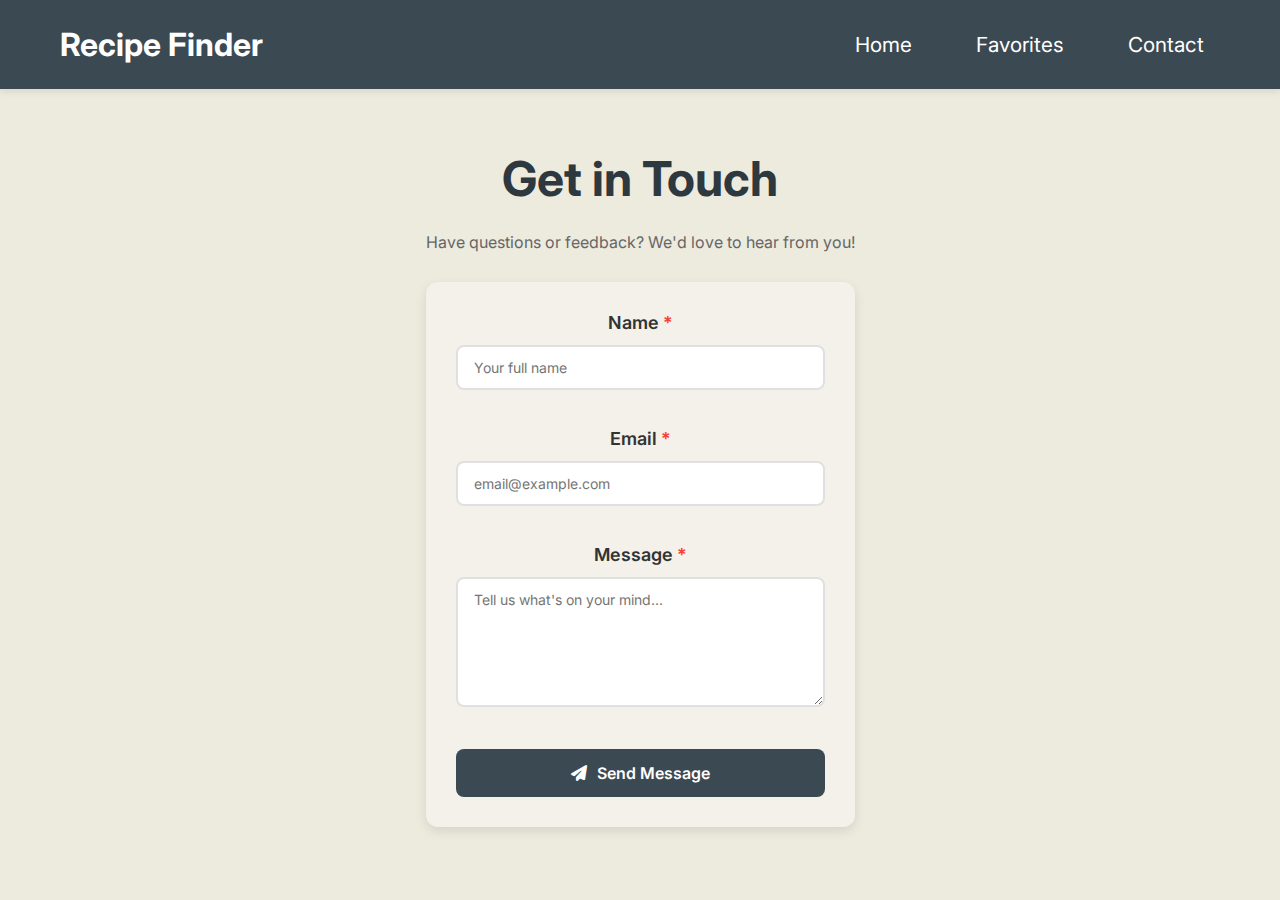
<file: contact.html>
<!DOCTYPE html>
<html lang="en">

<head>
  <meta charset="UTF-8" />
  <meta name="viewport" content="width=device-width, initial-scale=1.0" />
  <title>Recipe Finder - Contact Us</title>
  <link rel="stylesheet" href="./styles.css" />
  <link rel="stylesheet" href="https://cdnjs.cloudflare.com/ajax/libs/font-awesome/6.5.1/css/all.min.css" />
  <link rel="preconnect" href="https://fonts.googleapis.com" />
  <link rel="preconnect" href="https://fonts.gstatic.com" crossorigin />
  <link
    href="https://fonts.googleapis.com/css2?family=Inter:ital,opsz,wght@0,14..32,100..900;1,14..32,100..900&display=swap"
    rel="stylesheet" />
</head>

<body>
  <!-- Navigation Bar -->
  <nav id="navbar">
    <div class="nav-container">
      <h2 class="logo">Recipe Finder</h2>
      <ul class="nav-links">
        <li><a href="./index.html" id="home-link">Home</a></li>
        <li><a href="./favorites.html" id="favorites-link">Favorites</a></li>
        <li><a href="./contact.html" id="contact-link">Contact</a></li>
      </ul>
    </div>
  </nav>

  <div class="contact-container">
    <div class="contact-wrapper">
      <h1>Get in Touch</h1>
      <p class="contact-description">Have questions or feedback? We'd love to hear from you!</p>

      <form id="contact-form" class="contact-form" novalidate>
        <div class="form-group">
          <label for="name">Name <span class="required">*</span></label>
          <input 
            type="text" 
            id="name" 
            name="name" 
            placeholder="Your full name" 
          />
          <span class="error-text" id="name-error"></span>
        </div>

        <div class="form-group">
          <label for="email">Email <span class="required">*</span></label>
          <input 
            type="email" 
            id="email" 
            name="email" 
            placeholder="email@example.com" 
          />
          <span class="error-text" id="email-error"></span>
        </div>

        <div class="form-group">
          <label for="message">Message <span class="required">*</span></label>
          <textarea 
            id="message" 
            name="message" 
            rows="6" 
            placeholder="Tell us what's on your mind..." 
          ></textarea>
          <span class="error-text" id="message-error"></span>
        </div>

        <button type="submit" id="submit-btn" class="submit-btn btn">
          <i class="fa-solid fa-paper-plane"></i> Send Message
        </button>
      </form>

      <div id="success-message" class="success-message" style="display: none;">
        <i class="fa-solid fa-check-circle"></i>
        <p>Thank you for contacting us! We'll get back to you soon.</p>
      </div>
    </div>
  </div>

  <script src="config.js"></script>
  <script src="script.js"></script>
</body>

</html>
</file>
<file: styles.css>
* {
    margin: 0;
    padding: 0;
    box-sizing: border-box;
    font-family: 'Inter', sans-serif;
}

body {
    width: 100%;
    background-color: #EDEADE;
}

h1 {
  color: #2d383f;
  font-size: 3rem;
  padding-bottom: 1.5rem;
}

/* Navbar */
#navbar {
    background-color: #3B4953;
    color: white;
    padding: 1.5rem 0;
    position: sticky;
    top: 0;
    z-index: 100;
    box-shadow: 0 2px 8px rgba(0, 0, 0, 0.1);
  }
  
  .nav-container {
    max-width: 1200px;
    margin: 0 auto;
    display: flex;
    justify-content: space-between;
    align-items: center;
    padding: 0 20px;
  }
  
  .logo {
    margin: 0;
    color: white;
    font-size: 2rem;
  }
  
  .nav-links {
    display: flex;
    list-style: none;
    gap: 2rem;
    margin: 0;
    padding: 0;
  }
  
  .nav-links a {
    color: white;
    text-decoration: none;
    padding: 0.5rem 1rem;
    display: block;
    font-size: 1.3rem;
  }
  
  .nav-links a:hover {
    background-color: #555;
    border-radius: 4px;
  }
  
  /* Dropdown styles */
  .dropdown {
    border-radius: 8px;
    font-size: 1rem;
    padding: 10px 15px;
    border: 1px solid #3B4953;
    cursor: pointer;
    background-color: rgba(255, 255, 255, 0.9);
  }
  
  .dropdown option {
    background-color: #ffffff85;
    color: #2d383f;
  }

  .dropdown-items {
    width: 100%;
    max-width: 600px; 
    display: flex;
    gap: 15px; 
    padding: 20px 0px; 
    flex-wrap: wrap; 
  }

  /* Container */
  .container {
    display: flex;
    flex-direction: column;
    justify-content: center;
    align-items: center;
    margin: 70px;
    gap: 15px;
    padding: 0 20px;
    max-width: 1300px;
    margin-left: auto;
    margin-right: auto;
  }

  .box {
    max-width: 400px;
    width: 100%;
  }

  .box #search-box {
    position: relative;
    height: 50px;
    max-width: 380px;
    margin: auto;
    box-shadow: 0 5px 10px rgba(0, 0, 0, 0.25);
    border-radius: 25px;
  }

  #search-box input {
    position: absolute;
    height: 100%;
    width: 100%;
    border-radius: 25px;
    background: rgba(255, 255, 255, 0.66);
    outline: none;
    border: none;
    padding-left: 20px;
    padding-right: 60px;
    font-size: 18px;
  }

  

  #search-box:focus-within {
    box-shadow:
      0 0 0 2px #1e90ff;
  }
  
  #search-box .icon {
    position: absolute;
    right: 0;
    top: 0;
    width: 50px;
    background-color: #EDEADE;
    height: 100%;
    text-align: center;
    line-height: 50px;
    font-size: 20px;
    color: #757267;
    border-radius: 0 25px 25px 0;
    border: none;
    cursor: pointer;
    transition: background-color 0.3s ease, color 0.3s ease;
    
  }

  #search-box .icon:hover {
    background-color: #d6d3c9;
    color: #333;
  }

  .results-grid {
    display: grid;
    grid-template-columns: repeat(3, 1fr);
    gap: 60px;
    margin-top: 15px;
    width: 100%;

  }

  .recipe-card {
    background-color: rgba(255, 255, 255, 0.52);
    display: flex;
    flex-direction: column;
    justify-content: flex-start;
    align-items: center;
    padding: 30px;
    gap: 15px;
    border-radius: 25px;
    height: 500px;
    width: 90%;
    cursor: pointer;
    transition: transform 0.3s ease, box-shadow 0.3s ease; 
    box-shadow: 0 2px 8px rgba(0, 0, 0, 0.1);
  }

  .recipe-card:hover {
    transform: scale(1.05);
    box-shadow: 0 8px 16px rgba(0, 0, 0, 0.15);
  }

  .recipe-card img {
    border-radius: 25px;
    width: 100%;
    height: 200px;
    object-fit: cover;
    flex-shrink: 0;
  }

  .recipe-card h3 {
    text-align: center;
    font-size: 1.3rem;
    color: #11100d;
    margin: 0;
    padding-top: 10px; 
    line-height: 1.4; 
    min-height: 3.6em; 
    overflow: hidden;
  }
  
  .recipe-quick-info {
    display: flex;
    flex-direction: column;
    gap: 8px;
    text-align: center;
    flex-grow: 1;
    justify-content: center;
  }
  
  .recipe-quick-info p {
    margin: 0;
    font-size: 0.95rem;
    color: #2f2d24;
    font-weight: 500;
  }
  
  .btn {
    background-color: #3B4953;
    color: white;
    border: none;
    font-size: 2rem;
    padding: 12px 24px;
    border-radius: 25px;
    cursor: pointer;
    font-size: 1rem;
    transition: background-color 0.3s ease, transform 0.2s ease;
    flex-shrink: 0; 
    margin-top: auto;
  }
  
  .btn:hover {
    background-color: #555;
    transform: translateY(-2px);
  }

  .btn:active {
    transform: translateY(0);
  }

  .recipe-details {
    display: flex;
    flex-direction: column;
    justify-content: center;
    gap: 15px;
  }

  .recipe-details img {
    width: 600px;
    height: auto;
    border-radius: 8px;
    box-shadow: 0 4px 10px rgba(0, 0, 0, 0.1);
  }

  .recipe-details h3 {
    font-size: 1.2rem;
    font-weight: 600;
    margin-top: 25px;
    margin-bottom: 10px;
    border-bottom: 2px solid #2d383f;
    padding-bottom: 8px;
  }

  .recipe-details ul {
    list-style: none;
    padding-left: 0;
    margin-bottom: 25px;
  }

  .recipe-details ul li {
    padding: 8px 0;
    border-bottom: 1px dashed #2d383f;
    font-size: 0.95rem;
  }

  .recipe-details ul li:last-child {
    border-bottom: none;
  }

  .recipe-details p {
    line-height: 1.8;
    font-size: 1rem;
  }

  .recipe-details a {
    color: #2d383f;
    text-decoration: none;
  }

  .recipe-details a:hover {
    color: #0f1314;
    text-decoration: underline;
  }

  #save-favorite-container {
    text-align: center;
  }

  .favorites-container {
    display: flex;
    flex-direction: column;
    justify-content: center;
    align-items: center;
    padding: 50px;
  }

  .error-message {
    font-size: 1.3rem;
    padding: 20px;
  }

  .save-favorite-btn {
    font-size: 20px;
    height: 4rem;
    border-radius: 50px;
  }

  .pop-up {
    position: fixed;
    top: 80px;
    right: 80px;
    background-color: #4CAF60;
    color: white;
    padding: 16px 24px;
    border-radius: 8px;
    box-shadow: 0 4px 12px rgba(0, 0, 0, 0.15);
    font-size: 16px;
    font-weight: 500;
    z-index: 9999;
    opacity: 0;
    transform: translateX(400px);
    transition: all 0.3s ease-in-out;
  }

  .pop-up.show {
    opacity: 1;
    transform: translateX(0);
  }

  .pop-up.error {
    background-color: #f44336;
  }

  .recipe-card{
    position: relative;
  }

  .remove-favorite-btn {
    position: absolute;
    top: -10px;
    right: -10px;
    background-color: #f44336;
    color: white;
    border: none;
    border-radius: 50%;
    width: 40px;
    height: 40px;
    font-size: 18px;
    cursor: pointer;
    display: flex;
    align-items: center;
    justify-content: center;
    transition: all 0.3 ease;
    z-index: 10;
    box-shadow: 0 2 5px rgba(0, 0, 0, 0.2);
  }

  .remove-favorite-btn:hover {
    background-color: #d32f2f;
    transform: scale(1.1);
  }

  .remove-favorite-btn i {
    pointer-events: none;
  }

   @media (max-width: 1200px) {
    .results-grid {
      grid-template-columns: repeat(2, 1fr);
      gap: 30px;
    }

    h1 {
      font-size: 2.5rem;
    }
  }

  @media (max-width: 768px) {
    .results-grid {
      grid-template-columns: 1fr;
      gap: 25px;
    }

    h1 {
      font-size: 2rem;
      text-align: center;
    }

    .container {
      margin: 40px auto;
    }

    .dropdown-items {
      flex-direction: column;
      width: 100%;
    }
  }

  /* Contact Form Styles */
  .contact-container {
    text-align: center;
    display: flex;
    justify-content: center;
    align-items: center;
  }

.contact-wrapper {
  max-width: 600px;
  margin: 40px auto;
  padding: 20px;
}

.contact-description {
  text-align: center;
  color: #666;
  margin-bottom: 30px;
  font-size: 16px;
}

.contact-form {
  background: rgba(255, 255, 255, 0.342);
  padding: 30px;
  border-radius: 12px;
  box-shadow: 0 4px 12px rgba(0, 0, 0, 0.1);
}


.required {
  color: #f44336;
}

.form-group input,
.form-group select,
.form-group textarea {
  width: 100%;
  padding: 12px 16px;
  border: 2px solid #e0e0e0;
  border-radius: 8px;
  font-size: 14px;
  font-family: 'Inter', sans-serif;
  transition: border-color 0.3s ease;
}

.form-group input:focus,
.form-group select:focus,
.form-group textarea:focus {
  outline: none;
  box-shadow:
  0 0 0 2px #1e90ff;
}

.form-group textarea {
  resize: vertical;
  min-height: 120px;
}

.error-text {
  display: block;
  color: #f44336;
  font-size: 12px;
  margin-top: 5px;
  margin-bottom: 15px;
  min-height: 18px;
}


.form-group input.error,
.form-group select.error,
.form-group textarea.error {
  border-color: #f44336;
}

.form-group label {
  display: block;
  margin-bottom: 12px;
  font-weight: 600;
  color: #333;
  font-size: 18px;
}

.submit-btn {
  width: 100%;
  padding: 14px 24px;
  background-color: #3B4953;
  color: white;
  border: none;
  border-radius: 8px;
  font-size: 16px;
  font-weight: 600;
  cursor: pointer;
  transition: all 0.3s ease;
  display: flex;
  align-items: center;
  justify-content: center;
  gap: 10px;
}

.submit-btn:hover {
  background-color: #555;
  transform: translateY(-2px);
  box-shadow: 0 4px 12px rgba(76, 175, 80, 0.3);
}

.submit-btn:active {
  transform: translateY(0);
}

.success-message {
  background-color: #4CAF50;
  color: white;
  padding: 20px;
  border-radius: 8px;
  text-align: center;
  margin-top: 20px;
  display: flex;
  align-items: center;
  justify-content: center;
  gap: 12px;
}

.success-message i {
  font-size: 24px;
}

.success-message p {
  margin: 0;
  font-size: 16px;
}

/* Responsive */
@media (max-width: 768px) {
  .contact-wrapper {
    padding: 10px;
  }

  .contact-form {
    padding: 20px;
  }
}
</file>
